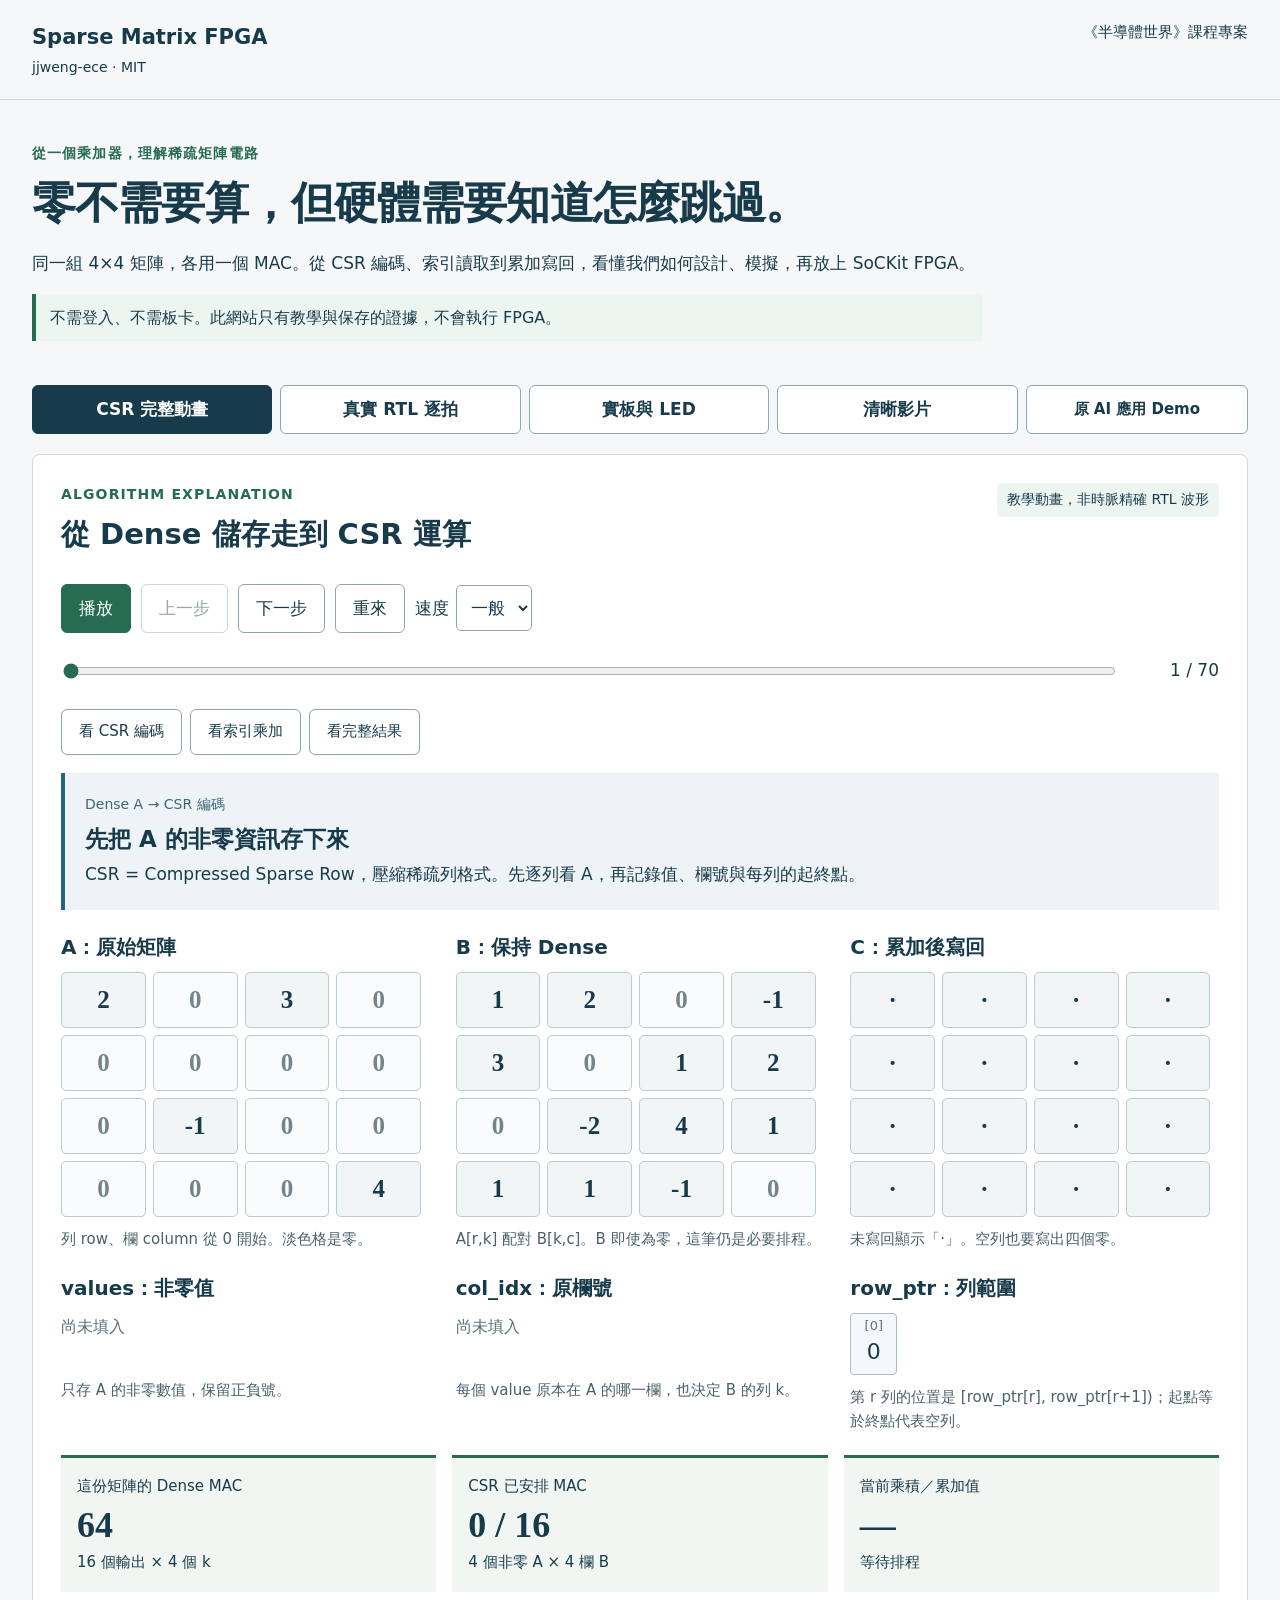
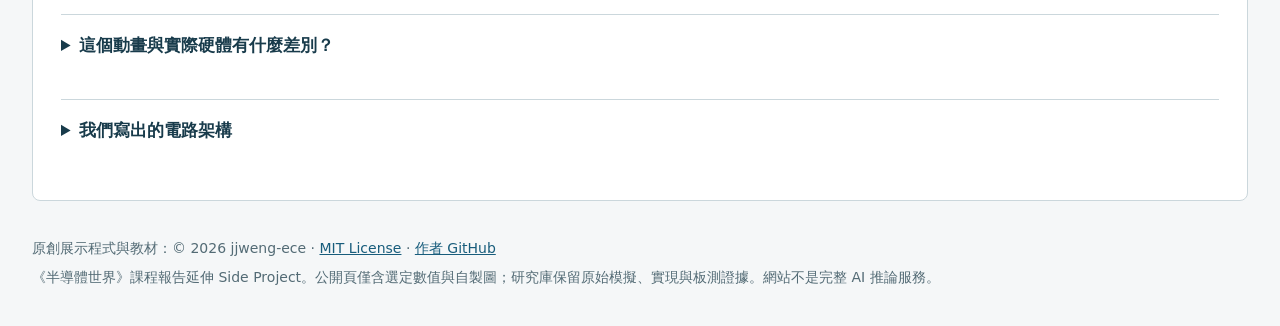
<file: web_demo/index.html>
<!doctype html>
<html lang="zh-Hant"><head><meta charset="utf-8"><meta name="viewport" content="width=device-width,initial-scale=1"><meta name="description" content="從 4×4 矩陣理解 CSR、MAC 電路與 SoCKit FPGA 驗證。互動教學、真實 RTL 取樣與保存的板測結果。"><title>Sparse Matrix FPGA｜CSR 電路互動展示</title><link rel="stylesheet" href="style.css"></head>
<body><header><a class="brand" href="#">Sparse Matrix FPGA<span>jjweng-ece · MIT</span></a><span class="course">《半導體世界》課程專案</span></header>
<main><section class="intro"><p class="eyebrow">從一個乘加器，理解稀疏矩陣電路</p><h1>零不需要算，<br class="mobile-break">但硬體需要知道怎麼跳過。</h1><p>同一組 4×4 矩陣，各用一個 MAC。從 CSR 編碼、索引讀取到累加寫回，看懂我們如何設計、模擬，再放上 SoCKit FPGA。</p><p class="notice">不需登入、不需板卡。此網站只有教學與保存的證據，不會執行 FPGA。</p></section>
<nav class="tabs" aria-label="展示分頁"><button data-tab="csr" aria-selected="true">CSR 完整動畫</button><button data-tab="rtl">真實 RTL 逐拍</button><button data-tab="board">實板與 LED</button><button data-tab="video">清晰影片</button><a class="button" href="ai/">原 AI 應用 Demo</a></nav>
<section id="csr" class="tab"><div class="section-title"><div><p class="eyebrow">ALGORITHM EXPLANATION</p><h2>從 Dense 儲存走到 CSR 運算</h2></div><span class="badge">教學動畫，非時脈精確 RTL 波形</span></div>
<div class="toolbar"><button id="play" class="primary">播放</button><button id="prev">上一步</button><button id="next">下一步</button><button id="restart">重來</button><label>速度 <select id="speed"><option value="900">慢速</option><option value="450" selected>一般</option><option value="130">快速</option></select></label></div>
<div class="scrub"><input type="range" id="step" min="0" value="0" aria-label="CSR 動畫步驟"><output id="stepText"></output></div>
<div class="phase-links"><button id="encodeStart">看 CSR 編碼</button><button id="multiplyStart">看索引乘加</button><button id="finish">看完整結果</button></div>
<div class="message" aria-live="polite"><span id="phase"></span><h3 id="headline"></h3><p id="explain"></p></div>
<div class="matrices"><article><h3>A：原始矩陣</h3><div id="matrixA" class="matrix" aria-label="Matrix A"></div><p class="caption">列 row、欄 column 從 0 開始。淡色格是零。</p></article><article><h3>B：保持 Dense</h3><div id="matrixB" class="matrix" aria-label="Matrix B"></div><p class="caption">A[r,k] 配對 B[k,c]。B 即使為零，這筆仍是必要排程。</p></article><article><h3>C：累加後寫回</h3><div id="matrixC" class="matrix" aria-label="Matrix C"></div><p class="caption">未寫回顯示「·」。空列也要寫出四個零。</p></article></div>
<div class="storage"><article><h3>values：非零值</h3><div id="values" class="array"></div><p>只存 A 的非零數值，保留正負號。</p></article><article><h3>col_idx：原欄號</h3><div id="cols" class="array"></div><p>每個 value 原本在 A 的哪一欄，也決定 B 的列 k。</p></article><article><h3>row_ptr：列範圍</h3><div id="ptr" class="array"></div><p>第 r 列的位置是 [row_ptr[r], row_ptr[r+1])；起點等於終點代表空列。</p></article></div>
<div class="metric-grid"><article><span>這份矩陣的 Dense MAC</span><strong>64</strong><small>16 個輸出 × 4 個 k</small></article><article><span>CSR 已安排 MAC</span><strong id="macCount">0 / 16</strong><small>4 個非零 A × 4 欄 B</small></article><article><span>當前乘積／累加值</span><strong id="operation">—</strong><small id="accText">等待排程</small></article></div>
<details><summary>這個動畫與實際硬體有什麼差別？</summary><p>動畫把 CSR 建表也畫出來，方便理解；本專案 CSR 引擎的資料由載入介面提供，沒有宣稱板上會自動把 Dense A 壓成 CSR。動畫每一步不是 FPGA 一拍。實際 FSM 還有 CHECK、SEED、FETCH、ISSUE、DRAIN、WRITE；下一頁可看真正 ModelSim 取樣。</p><p>這個教學案例的實際 RTL busy count：Dense 178 拍、CSR 90 拍。不包含資料載入、壓縮與 PC 傳輸；75% 的 MAC 減少不等於 75% 的執行時間或功耗改善。</p></details>
<details><summary>我們寫出的電路架構</summary><p>原創 RTL 架構圖，非工具 netlist。手機可在框內橫向捲動，或點開原圖放大。</p><a href="engines_clean.svg" target="_blank" rel="noopener">開啟可放大原圖</a><div class="diagram-scroll"><img src="engines_clean.svg" alt="Dense and CSR engines each use one MAC and separate control connections"></div></details></section>
<section id="rtl" class="tab" hidden><div class="section-title"><div><p class="eyebrow">ACTUAL MODELSIM SAMPLES</p><h2>乘積先暫存，下一拍才累加</h2></div><span class="badge">真實 RTL 模擬，不是實板波形</span></div><p>這些數值來自實際 ModelSim 10.1d 測試的上升緣後取樣，時脈週期 20 ns。播放速度刻意放慢，不代表電路執行秒數。</p><div class="toolbar"><button id="rtlPlay" class="primary">播放逐拍</button><button id="rtlPrev">上一步</button><button id="rtlNext">下一步</button></div><div class="scrub"><input id="rtlStep" type="range" min="0" value="2" aria-label="RTL 取樣位置"><output id="rtlTime"></output></div><div class="message"><h3 id="rtlTitle"></h3><p id="rtlExplain"></p></div><div id="signals" class="signals"></div><p>本次實跑：12 項 MAC 檢查、兩引擎共 32 個矩陣輸出通過。包含零有效交易、負數、32-bit overflow 回繞、Reset 與載入 flush。此為固定教學例，不冒充整套大型回歸。</p><a href="mac_clean.svg" target="_blank" rel="noopener">開啟 MAC 向量原圖</a><div class="diagram-scroll"><img src="mac_clean.svg" alt="Signed MAC data path, valid pipeline and accumulator feedback"></div></section>
<section id="board" class="tab" hidden><p class="eyebrow">SAVED PHYSICAL BOARD EVIDENCE</p><h2>不只讓 LED 亮：讀回數值，逐筆核對</h2><p>Terasic SoCKit Rev C ES，5CSXFC6D6F31C8ES。A14 在 2026-11-22 執行六次保存的板測：288 個 tiles、兩引擎合計 <strong>9,216 個輸出</strong>符合獨立 Python Golden。這裡顯示保存紀錄，不會遠端啟動板子。</p><div class="metric-grid"><article><span>p50 Dense 核心週期</span><strong>8,544</strong><small>3,072 MAC</small></article><article><span>p50 CSR 核心週期</span><strong>5,508</strong><small>1,280 MAC</small></article><article><span>指定 p50 核心週期比</span><strong>1.551×</strong><small>不含 PC 與 JTAG 傳輸</small></article></div><div class="table-scroll"><table><thead><tr><th>Profile</th><th>Dense cycles</th><th>CSR cycles</th><th>Dense MAC</th><th>CSR MAC</th></tr></thead><tbody id="boardRows"></tbody></table></div><h3>同一組 LED，兩版 Top 的意義不同</h3><div class="led-grid"><article><h3>最早 ROM Demo</h3><p>KEY0 Reset；KEY1 Start；SW[1:0] 選四種矩陣。LED0 Busy、LED1 Done、LED2 板內比較 PASS、LED3 Fail。</p><p>當時由板主人工回報：Reset 後全滅，完成後 LED1、LED2 亮。這是文字觀察，沒有冒充實拍影片。</p></article><article><h3>後來 A14 可讀回版本</h3><p>PC 經 JTAG 載入／啟動；KEY1 不啟動。LED0 Busy、LED1 response-ready、LED2 兩引擎結果可讀、LED3 error。</p><p>板主回報 Reset 後 LED1 亮，完成後 LED1、LED2 亮。<strong>LED2 本身不證明算對</strong>，正確性由完整讀回支持。</p></article></div><details><summary>功耗與時序限制也保留</summary><p>RAM read-enable 候選在指定 Power Analyzer 條件下，核心動態功耗估計降低 10.02%–11.30%，總 FPGA 估計只低約 0.075%–0.084%。比較的是同一引擎原版／候選版，不是直接 CSR 對 Dense。</p><p>沒有量測實板瓦數。外部 JTAG 正式時序 signoff 仍 BLOCKED；內部已約束路徑通過與指定案例算對，不取代完整 signoff。失敗的傳輸紀錄亦保留在研究庫中。</p></details><a href="board_evidence.svg" target="_blank" rel="noopener">開啟資料讀回流程圖</a><div class="diagram-scroll"><img src="board_evidence.svg" alt="Saved A14 readback and LED evidence path"></div></section>
<section id="video" class="tab" hidden><p class="eyebrow">LOSSLESS SCREEN FRAMES</p><h2>清楚的畫面，不把小字塞滿螢幕</h2><p>影片以實際網頁的無損 PNG 畫面製作，不沿用先前的低畫質錄影。無配音，重點以大字說明；手機建議橫向或全螢幕觀看。</p><video controls playsinline preload="none" poster="video_poster.png"><source src="demo_1080p.mp4" type="video/mp4">瀏覽器不支援影片，請使用下方下載。</video><div class="toolbar"><a class="button" href="demo_1080p.mp4" download>下載 1080p</a><a class="button" href="demo_4k.mp4" download>下載 4K 原尺寸</a></div><p>影片包含演算法動畫、真實 RTL 取樣及保存板測數字，沒有實拍 LED 畫面。手機瀏覽本站不需帳號；掃描 QR Code 與直接開網址相同。</p></section>
<footer><p>原創展示程式與教材：© 2026 jjweng-ece · <a href="LICENSE.txt">MIT License</a> · <a href="https://github.com/jjweng-ece">作者 GitHub</a></p><p>《半導體世界》課程報告延伸 Side Project。公開頁僅含選定數值與自製圖；研究庫保留原始模擬、實現與板測證據。網站不是完整 AI 推論服務。</p></footer></main><script src="data.js"></script><script src="app.js"></script></body></html>
</file>
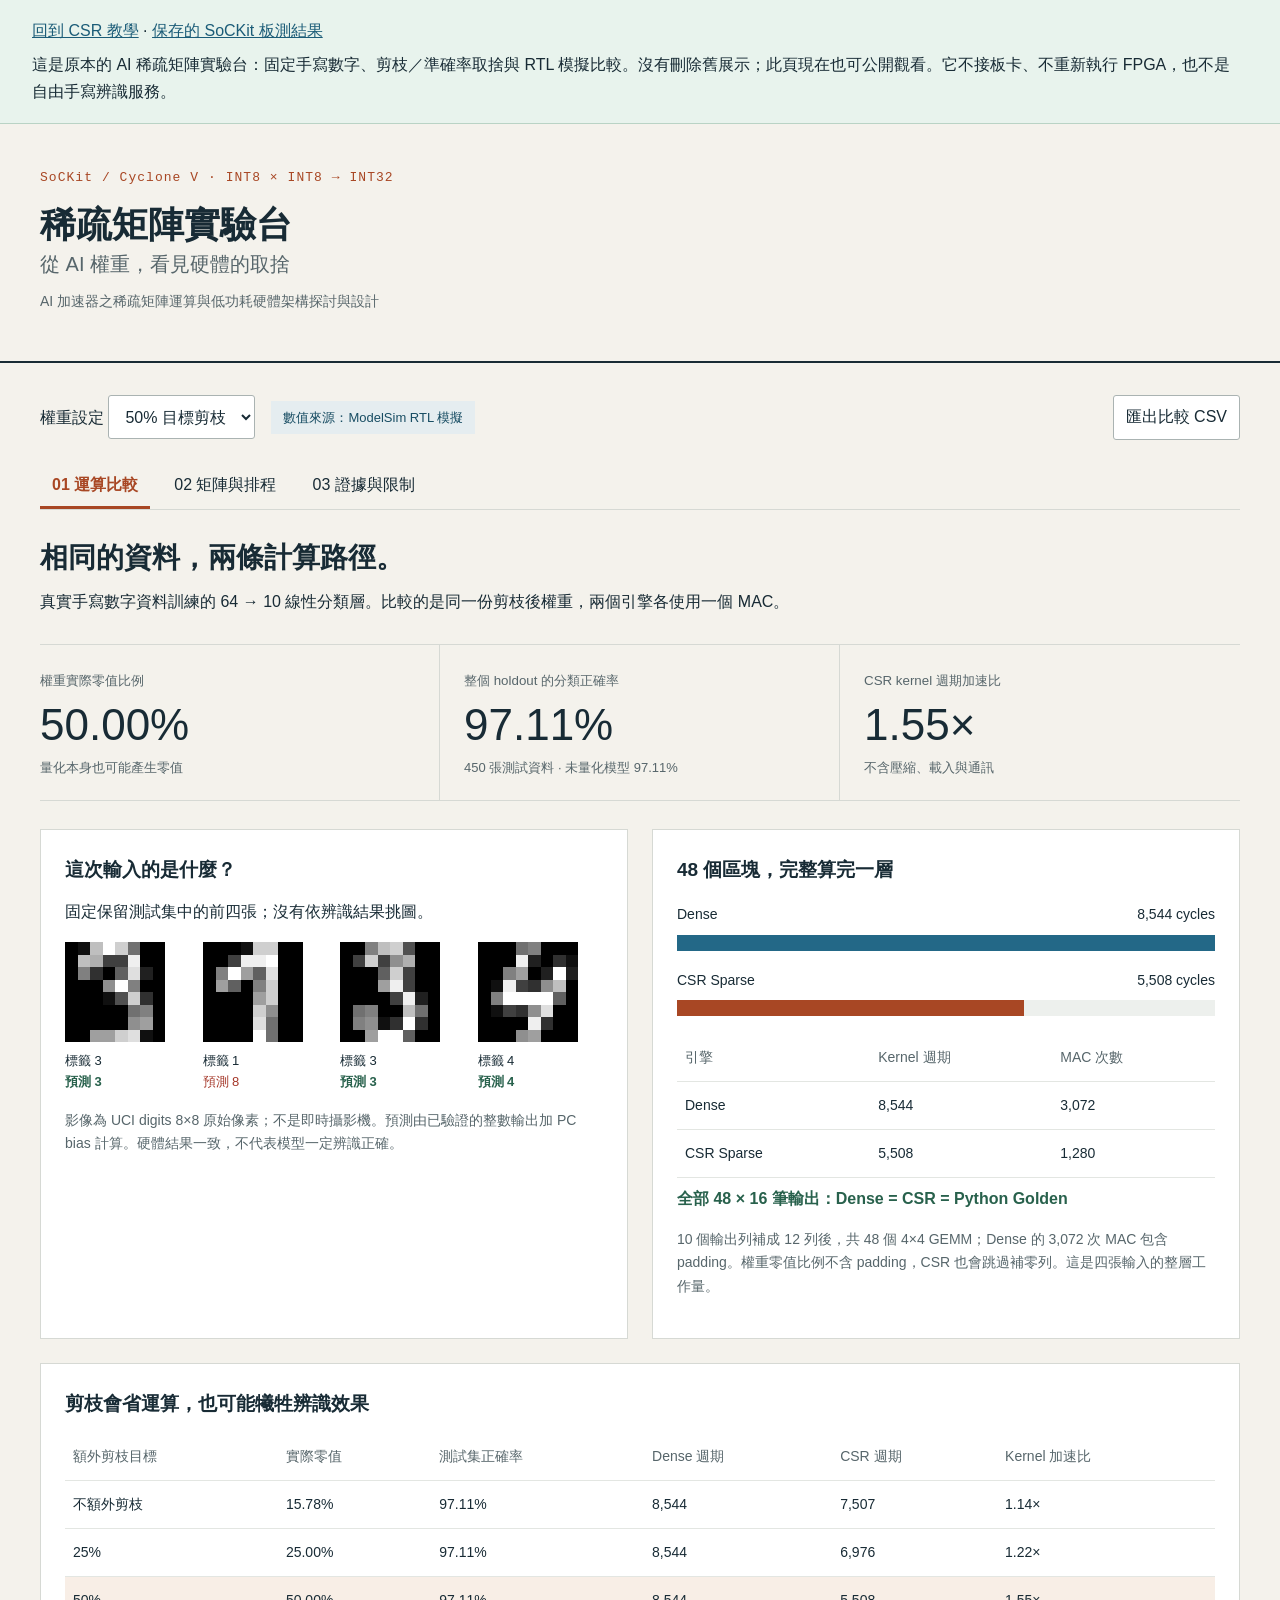
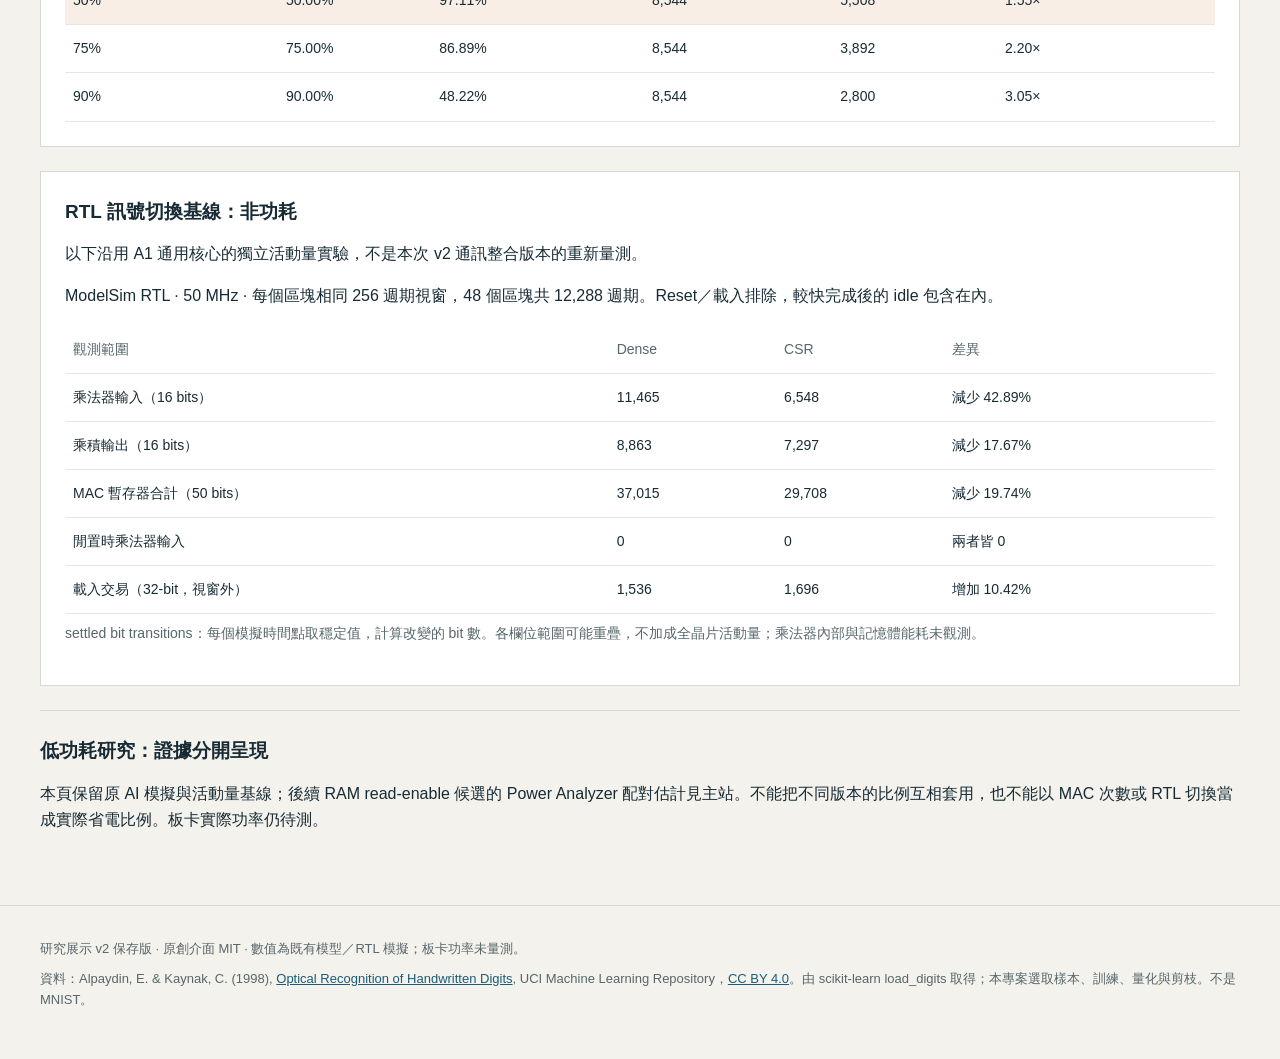
<file: web_demo/ai/index.html>
<!doctype html><html lang="zh-Hant"><head><meta charset="utf-8"><meta name="viewport" content="width=device-width,initial-scale=1">
<title>稀疏矩陣實驗台｜AI 加速器研究</title><link rel="icon" href="data:,"><link rel="stylesheet" href="./style.css"></head><body><aside class="public-banner"><a href="../">回到 CSR 教學</a> · <a href="../#board">保存的 SoCKit 板測結果</a><p>這是原本的 AI 稀疏矩陣實驗台：固定手寫數字、剪枝／準確率取捨與 RTL 模擬比較。沒有刪除舊展示；此頁現在也可公開觀看。它不接板卡、不重新執行 FPGA，也不是自由手寫辨識服務。</p></aside>
<!-- Visual system: warm paper #f4f2ec / ink #182b35 / rust #a84724;
     heading 32px, body 16px, 8px spacing rhythm. Three functional research views.
     All illustrations are data visualizations of actual matrices, not brand art. -->
<header><div class="eyebrow">SoCKit / Cyclone V · INT8 × INT8 → INT32</div><h1>稀疏矩陣實驗台<span>從 AI 權重，看見硬體的取捨</span></h1>
<p>AI 加速器之稀疏矩陣運算與低功耗硬體架構探討與設計</p></header>
<div id="fatal" role="alert" hidden></div>
<main><div class="toolbar"><label>權重設定 <select id="profile" aria-label="選擇剪枝程度"></select></label>
<span class="source">數值來源：ModelSim RTL 模擬</span><button id="export">匯出比較 CSV</button></div>
<nav aria-label="研究檢視"><button class="active" data-tab="compare">01 運算比較</button><button data-tab="matrix">02 矩陣與排程</button><button data-tab="evidence">03 證據與限制</button></nav>
<section id="compare" class="view"><div class="intro"><h2>相同的資料，兩條計算路徑。</h2><p>真實手寫數字資料訓練的 64 → 10 線性分類層。比較的是同一份剪枝後權重，兩個引擎各使用一個 MAC。</p></div>
<div class="stats"><article><small>權重實際零值比例</small><strong id="zeros"></strong><p>量化本身也可能產生零值</p></article><article><small>整個 holdout 的分類正確率</small><strong id="accuracy"></strong><p id="accuracy-detail"></p></article><article><small>CSR kernel 週期加速比</small><strong id="speedup"></strong><p>不含壓縮、載入與通訊</p></article></div>
<div class="split"><article class="panel"><h3>這次輸入的是什麼？</h3><p>固定保留測試集中的前四張；沒有依辨識結果挑圖。</p><div id="samples"></div><p class="footnote">影像為 UCI digits 8×8 原始像素；不是即時攝影機。預測由已驗證的整數輸出加 PC bias 計算。硬體結果一致，不代表模型一定辨識正確。</p></article>
<article class="panel"><h3>48 個區塊，完整算完一層</h3><div id="bars"></div><table><thead><tr><th>引擎</th><th>Kernel 週期</th><th>MAC 次數</th></tr></thead><tbody id="counts"></tbody></table><p id="equivalence" class="pass"></p><p class="footnote">10 個輸出列補成 12 列後，共 48 個 4×4 GEMM；Dense 的 3,072 次 MAC 包含 padding。權重零值比例不含 padding，CSR 也會跳過補零列。這是四張輸入的整層工作量。</p></article></div>
<article class="panel"><h3>剪枝會省運算，也可能犧牲辨識效果</h3><div class="table-wrap"><table id="tradeoff"><thead><tr><th>額外剪枝目標</th><th>實際零值</th><th>測試集正確率</th><th>Dense 週期</th><th>CSR 週期</th><th>Kernel 加速比</th></tr></thead><tbody></tbody></table></div></article>
<article class="panel"><h3>RTL 訊號切換基線：非功耗</h3><p>以下沿用 A1 通用核心的獨立活動量實驗，不是本次 v2 通訊整合版本的重新量測。</p><p id="activity-state">活動量資料待載入。</p><div class="table-wrap"><table><thead><tr><th>觀測範圍</th><th>Dense</th><th>CSR</th><th>差異</th></tr></thead><tbody id="activity-counts"></tbody></table></div><p class="footnote">settled bit transitions：每個模擬時間點取穩定值，計算改變的 bit 數。各欄位範圍可能重疊，不加成全晶片活動量；乘法器內部與記憶體能耗未觀測。</p></article>
<article class="pending"><h3>低功耗研究：證據分開呈現</h3><p>本頁保留原 AI 模擬與活動量基線；後續 RAM read-enable 候選的 Power Analyzer 配對估計見主站。不能把不同版本的比例互相套用，也不能以 MAC 次數或 RTL 切換當成實際省電比例。板卡實際功率仍待測。</p></article></section>
<section id="matrix" class="view" hidden><div class="intro"><h2>白色的位置，CSR 不安排乘法。</h2><p>藍色為負權重，橘色為正權重；白色為零。選擇區塊可檢查實際 CSR 編碼與乘法交易。</p></div>
<article class="panel"><h3>量化後權重 W：10 × 64</h3><div class="heat-scroll"><canvas id="weights" width="1152" height="200" aria-label="10乘64權重熱圖"></canvas></div><div class="legend"><span>負值 −127</span><span>零</span><span>正值 +127</span></div></article>
<div class="toolbar"><label>4×4 區塊 <select id="tile" aria-label="選擇矩陣區塊"></select></label><button id="play">播放教學排程</button><span id="step"></span></div>
<p class="footnote">教學動畫依矩陣資料產生，為慢速排程示意，並非 FPGA FSM 波形或實測切換活動。</p>
<div class="tile-grid"><article class="panel"><h3>A：4×4 權重</h3><div id="tile-a"></div></article><article class="panel"><h3>B：4×4 輸入</h3><div id="tile-b"></div></article><article class="panel"><h3>C：Golden 結果</h3><div id="tile-c"></div></article></div>
<article class="panel"><h3>這個區塊的 CSR 儲存</h3><pre id="csr"></pre><p id="transaction"></p><p>壓縮由 PC 執行。原核心只接收 values、col_idx、row_ptr，不把壓縮時間藏進 kernel 加速比。</p></article></section>
<section id="evidence" class="view" hidden><div class="intro"><h2>每個數字，都有來源。</h2><p>模擬驗證、編譯成功與實板執行是不同階段。</p></div>
<div class="split"><article class="panel"><h3>這份 AI 模擬證據</h3><dl id="provenance"></dl></article><article class="panel"><h3>新版實板資料</h3><p id="live-state">A14 已保存實板結果；此頁呈現原版模擬數值，請從上方連結查看板測。</p><button id="live" disabled>公開站不連接板卡</button><p>公開展示只提供已保存資料。後續實板結果另列於主站，不以模擬代替板測。</p><pre id="live-result"></pre></article></div>
<article class="panel"><h3>先前 LED Demo：人工實板觀察</h3><p>這些是 Gate 5C ROM 測試，不是本頁 AI 模型的實板數據。</p><div class="table-wrap"><table><thead><tr><th>測項</th><th>工作負載</th><th>實際回報</th><th>來源／狀態</th></tr></thead><tbody id="manual"></tbody></table></div></article>
<article class="panel"><h3>可重現性與限制</h3><ul><li>固定 train/test split、模型設定、量化與剪枝；450 張 holdout 只在訓練後評估。</li><li>PC 負責前處理、CSR 壓縮、跨 tile 累加與 bias；FPGA 負責兩個矩陣乘法 kernel。</li><li>核對 kernel 周期時使用相同時脈、輸入及計數邊界；整體端到端時間需另外量測。</li><li>不宣稱此小型單 MAC 設計比 CPU／GPU 快，也不宣稱已證明板上低功耗。</li></ul></article></section>
</main><footer>研究展示 v2 保存版 · 原創介面 MIT · 數值為既有模型／RTL 模擬；板卡功率未量測。<p>資料：Alpaydin, E. &amp; Kaynak, C. (1998), <a href="https://doi.org/10.24432/C50P49">Optical Recognition of Handwritten Digits</a>, UCI Machine Learning Repository，<a href="https://creativecommons.org/licenses/by/4.0/">CC BY 4.0</a>。由 scikit-learn load_digits 取得；本專案選取樣本、訓練、量化與剪枝。不是 MNIST。</p></footer><script src="./app.js"></script></body></html>
</file>
<file: web_demo/style.css>
:root{color-scheme:light;--ink:#183b4b;--green:#266c52;--line:#cbd7dc;--soft:#edf5f1;--blue:#226684}*{box-sizing:border-box}body{margin:0;background:#f5f7f8;color:var(--ink);font:17px/1.7 system-ui,-apple-system,"Microsoft JhengHei",sans-serif}button,select,input{font:inherit}button,.button{min-height:46px;padding:9px 17px;border:1px solid #8da6b0;border-radius:6px;background:white;color:var(--ink);cursor:pointer;text-decoration:none;display:inline-flex;align-items:center;justify-content:center}button:hover,.button:hover{background:var(--soft)}button:focus-visible,a:focus-visible,input:focus-visible{outline:3px solid #c7751d;outline-offset:3px}button:disabled{opacity:.45;cursor:default}.primary{background:var(--green);color:white;border-color:var(--green)}.primary:hover{background:#205b46}a{color:#185d7c}header{max-width:1400px;margin:auto;padding:20px 32px;display:flex;justify-content:space-between;border-bottom:1px solid var(--line);gap:16px}.brand{font-weight:750;font-size:21px;text-decoration:none;color:var(--ink)}.brand span{display:block;font-weight:400;font-size:14px}.course{font-size:15px}main{max-width:1400px;margin:auto;padding:0 32px}.intro{padding:42px 0 28px;max-width:950px}.eyebrow{font-size:14px;letter-spacing:.08em;color:var(--green);font-weight:650;margin:0 0 8px}h1{font-size:clamp(30px,3.4vw,49px);line-height:1.35;margin:0 0 16px;letter-spacing:-.02em}h2{font-size:29px;line-height:1.35;margin:0 0 16px}h3{font-size:20px;line-height:1.5;margin:0 0 10px}p{margin:8px 0 16px}.notice{padding:10px 14px;background:var(--soft);border-left:4px solid var(--green);font-size:16px}.mobile-break{display:none}.tabs{display:flex;flex-wrap:wrap;gap:8px;margin-bottom:20px}.tabs button{flex:1;white-space:nowrap;font-weight:650}.tabs button[aria-selected=true]{background:var(--ink);color:white;border-color:var(--ink)}.tab{padding:28px;background:white;border:1px solid var(--line);border-radius:8px;scroll-margin-top:12px}.tab[hidden]{display:none}.section-title{display:flex;justify-content:space-between;align-items:start;gap:20px}.badge{font-size:14px;background:var(--soft);padding:5px 10px;border-radius:4px}.toolbar{display:flex;align-items:center;flex-wrap:wrap;gap:10px;margin:14px 0}.toolbar label{display:flex;align-items:center;gap:7px}select{min-height:46px;border:1px solid #8da6b0;border-radius:5px;background:white;padding:5px 10px;color:var(--ink)}.scrub{display:flex;gap:16px;align-items:center;margin:14px 0}input[type=range]{min-width:0;min-height:44px;flex:1;accent-color:var(--green)}output{white-space:nowrap;min-width:85px;text-align:right}.phase-links{display:flex;flex-wrap:wrap;gap:8px}.phase-links button{font-size:15px}.message{background:#edf3f7;border-left:4px solid var(--blue);padding:16px 20px;margin:18px 0;min-height:137px}.message>span{font-size:14px;color:#3d6678}.message h3{font-size:23px;margin:4px 0}.message p{margin:0}.matrices,.storage{display:grid;grid-template-columns:repeat(3,minmax(0,1fr));gap:26px;margin:22px 0}.matrix{display:grid;grid-template-columns:repeat(4,minmax(0,1fr));gap:7px;max-width:360px}.cell{border:1px solid #bacbd1;border-radius:5px;min-height:56px;display:flex;align-items:center;justify-content:center;font:600 25px/1.2 "Times New Roman",serif;background:#f1f5f6;position:relative}.cell.zero{color:#75848a;background:#fafbfc}.cell.active{border:3px solid var(--green);background:#d7efe0;color:#123e2a}.cell.target{border:3px solid #b06712;background:#fff0d6;color:#74410c}.caption,.storage p{font-size:15px;line-height:1.6;color:#49616b;margin:10px 0 0}.array{display:flex;flex-wrap:wrap;gap:7px;min-height:55px}.entry{position:relative;border:1px solid #a8bfc8;background:#f5f8fa;min-width:47px;padding:4px 11px;text-align:center;font-size:22px;border-radius:4px}.entry small{display:block;font:13px system-ui;color:#5d737d}.entry.active{background:#d7efe0;border:2px solid var(--green)}.empty{color:#5a6f78;font-size:16px}.metric-grid,.led-grid{display:grid;grid-template-columns:repeat(3,minmax(0,1fr));gap:16px;margin:22px 0}.metric-grid article{border-top:3px solid var(--green);background:#f1f6f3;padding:16px}.metric-grid span,.metric-grid small{display:block;font-size:15px}.metric-grid strong{font:600 36px/1.4 "Times New Roman",serif;overflow-wrap:anywhere}.led-grid{grid-template-columns:1fr 1fr}.led-grid article{border:1px solid var(--line);padding:20px}.led-grid p{font-size:16px}.table-scroll,.diagram-scroll{overflow-x:auto;max-width:100%;margin:16px 0}.table-scroll{border:1px solid var(--line)}table{border-collapse:collapse;min-width:610px;width:100%;font-size:16px}th,td{padding:12px;text-align:left;border-bottom:1px solid var(--line)}th{background:var(--soft)}.diagram-scroll img{display:block;width:100%;min-width:900px;height:auto}details{border-top:1px solid var(--line);padding:16px 0;margin-top:12px}summary{cursor:pointer;min-height:40px;font-weight:600}details p{font-size:16px;max-width:1050px}.signals{display:grid;grid-template-columns:repeat(5,minmax(0,1fr));gap:12px;margin:20px 0}.signal{background:#f0f5f7;border:1px solid var(--line);padding:14px;min-width:0}.signal span{display:block;font-size:15px;overflow-wrap:anywhere}.signal strong{display:block;font:600 31px/1.5 "Times New Roman",serif;overflow-wrap:anywhere}video{width:100%;height:auto;background:#10232d;border-radius:5px;margin:14px 0}footer{padding:30px 0;font-size:14px;color:#536b75;max-width:1100px}footer p{margin:6px 0}.recording header,.recording .intro,.recording .tabs,.recording footer,.recording details{display:none}.recording main{max-width:1800px;padding:30px}.recording .tab{padding:34px;border:0}.recording h2{font-size:38px}.recording .message h3{font-size:31px}.recording .message p{font-size:24px}.recording .matrices{gap:70px}.recording .cell{min-height:72px;font-size:36px}.recording .storage{margin:12px 0}.recording .storage h3{font-size:24px}.recording .caption,.recording .storage p{font-size:19px}.recording .toolbar,.recording .scrub,.recording .phase-links{display:none}.recording .metric-grid{margin:15px 0}.recording .signal strong{font-size:44px}.recording .signal span{font-size:22px}.recording .signals{gap:20px}.recording .tab>p{font-size:23px}.recording .metric-grid strong{font-size:48px}.recording .metric-grid span,.recording .metric-grid small{font-size:22px}@media(max-width:950px){.section-title{display:block}.badge{display:inline-block;margin-bottom:8px}.matrices,.storage{gap:16px}.cell{min-height:48px}.signals{grid-template-columns:repeat(3,minmax(0,1fr))}}@media(max-width:640px){header{padding:15px 16px}.course{display:none}main{padding:0 14px}.intro{padding:28px 4px 18px}.mobile-break{display:block}.tabs{display:grid;grid-template-columns:1fr 1fr;gap:8px}.tabs button{padding:10px 8px;font-size:15px}.tab{padding:19px 16px}h2{font-size:25px}h3{font-size:19px}.toolbar{gap:8px}.toolbar button{padding:8px 12px}.matrices,.storage{grid-template-columns:1fr;gap:23px}.matrix{max-width:none}.cell{min-height:54px}.matrices article{max-width:100%}.metric-grid{grid-template-columns:1fr}.metric-grid article{padding:12px 16px}.metric-grid strong{font-size:34px}.led-grid{grid-template-columns:1fr}.signals{grid-template-columns:repeat(2,minmax(0,1fr));gap:9px}.signal{padding:11px}.message{padding:13px 15px;min-height:0}.message h3{font-size:21px}.phase-links{gap:6px}.phase-links button{font-size:14px;padding:7px 10px;flex:1}output{min-width:70px;font-size:15px}.scrub{gap:8px}.brand{font-size:19px}footer{padding:24px 3px}}

.tabs a.button{flex:1;font-size:15px;font-weight:650;min-width:0;padding:10px 8px}@media(max-width:640px){.tabs a.button{grid-column:1/-1}}
</file>
<file: web_demo/ai/style.css>
:root{--paper:#f4f2ec;--ink:#182b35;--muted:#57666b;--line:#d6d9d4;--rust:#a84724;--blue:#236887;--green:#28614c}*{box-sizing:border-box}body{margin:0;background:var(--paper);color:var(--ink);font:16px/1.65 "Microsoft JhengHei","PingFang TC",sans-serif}header,main,footer{max-width:1320px;margin:auto;padding:32px 40px}header{border-bottom:2px solid var(--ink);padding-top:44px}.eyebrow{font:13px/1.5 Consolas,monospace;letter-spacing:.08em;color:var(--rust)}h1{font-size:36px;line-height:1.4;margin:12px 0}h1 span{display:block;font-size:20px;font-weight:400;color:var(--muted)}h2{font-size:28px;line-height:1.4;margin:0 0 12px}h3{font-size:19px;margin:0 0 14px}p{margin:8px 0 16px}header p,.footnote{font-size:14px;color:var(--muted)}.toolbar{display:flex;align-items:center;flex-wrap:wrap;gap:16px;margin:0 0 24px}select,button{min-height:44px;font:inherit;border:1px solid #aab3b2;background:#fff;color:var(--ink);padding:8px 12px;border-radius:3px}button{cursor:pointer}button:hover{border-color:var(--rust);background:#f9eee7}button:disabled{opacity:.5;cursor:not-allowed}button:focus-visible,select:focus-visible{outline:3px solid var(--blue);outline-offset:3px}.source{font-size:13px;background:#e5edf0;color:#184d63;padding:6px 12px}#export{margin-left:auto}nav{display:flex;gap:12px;border-bottom:1px solid var(--line);margin-bottom:28px}nav button{border:0;background:transparent;border-bottom:3px solid transparent;border-radius:0}nav button.active{border-color:var(--rust);color:var(--rust);font-weight:bold}.intro{max-width:820px;margin-bottom:28px}.stats{display:grid;grid-template-columns:repeat(3,1fr);border-top:1px solid var(--line);border-bottom:1px solid var(--line);margin-bottom:28px}.stats article{padding:22px 24px;border-right:1px solid var(--line)}.stats article:first-child{padding-left:0}.stats article:last-child{border:0}.stats small{color:var(--muted)}.stats strong{display:block;font-size:44px;font-weight:500;line-height:1.45;font-variant-numeric:tabular-nums}.stats p{font-size:13px;color:var(--muted);margin:0}.split{display:grid;grid-template-columns:1fr 1fr;gap:24px}.panel{background:#fff;padding:24px;border:1px solid var(--line);margin-bottom:24px;min-width:0}.pending{padding:24px 0;border-top:1px solid var(--line)}table{border-collapse:collapse;width:100%;font-size:14px;text-align:left}td,th{padding:12px 8px;border-bottom:1px solid #e3e6e2;font-variant-numeric:tabular-nums}th{color:var(--muted);font-weight:500}.table-wrap{overflow:auto}tr.selected{background:#f8eee6}#samples{display:grid;grid-template-columns:repeat(4,1fr);gap:12px}.digit canvas{width:100%;max-width:100px;image-rendering:pixelated;display:block;background:#101a20}.digit p{font-size:13px;margin:8px 0}.wrong{color:#a43628}.pass{color:var(--green);font-weight:bold}.bar-row{margin:18px 0}.bar-row label{display:flex;justify-content:space-between;font-size:14px}.bar-track{height:16px;background:#edf0ed;margin-top:8px}.bar-fill{height:16px;background:var(--blue)}.bar-fill.csr{background:var(--rust)}.heat-scroll{overflow:auto}#weights{display:block;width:100%;min-width:600px;height:auto;cursor:crosshair}.legend{display:flex;justify-content:space-between;font-size:13px;color:var(--muted);margin-top:12px}.tile-grid{display:grid;grid-template-columns:repeat(3,1fr);gap:20px}.matrix{display:grid;grid-template-columns:repeat(4,1fr);gap:4px}.cell{font:15px/1.5 Consolas,monospace;text-align:center;padding:10px 2px;background:#edf1ef;min-width:0}.cell.zero{color:#75817e;background:#fafbf9}.cell.focus{outline:3px solid var(--rust);outline-offset:-3px}pre{white-space:pre-wrap;overflow-wrap:anywhere;font:13px/1.8 Consolas,monospace;background:#f1f4f1;padding:16px}dl{font-size:14px}dt{color:var(--muted);margin-top:14px}dd{margin:3px 0;overflow-wrap:anywhere}footer{font-size:13px;color:var(--muted);border-top:1px solid var(--line)}#fatal{margin:24px;padding:24px;border:2px solid #b0382e;background:#fff0ed}[hidden]{display:none!important}@media(max-width:800px){header,main,footer{padding:24px 18px}h1{font-size:30px}h2{font-size:23px}.split,.tile-grid{grid-template-columns:1fr}.stats strong{font-size:30px}.stats article{padding:16px 10px}.stats small{font-size:12px}nav{gap:0}nav button{font-size:14px;padding:8px}#samples{gap:8px}.panel{padding:18px}#export{margin-left:0}.toolbar{gap:12px}.cell{font-size:13px}}

.public-banner{padding:18px 32px;background:#e8f3ed;border-bottom:1px solid #b9d3c5}.public-banner p{margin:8px 0 0;font-size:16px;max-width:1200px}button,select{min-height:44px}.stats article{min-width:0}footer a,.public-banner a{color:#1b5c78}@media(max-width:600px){.public-banner{padding:16px 18px}.stats{grid-template-columns:1fr}.stats article{border-right:0;border-bottom:1px solid var(--line);padding:14px 0}nav{flex-wrap:wrap}nav button{flex:1;min-width:95px}#samples{grid-template-columns:repeat(2,1fr)}h1 span{font-size:20px}select{max-width:100%}header,main,footer{overflow-wrap:anywhere}.heat-scroll,.table-wrap{max-width:100%}.cell{font-size:15px}pre{font-size:15px}}
</file>
